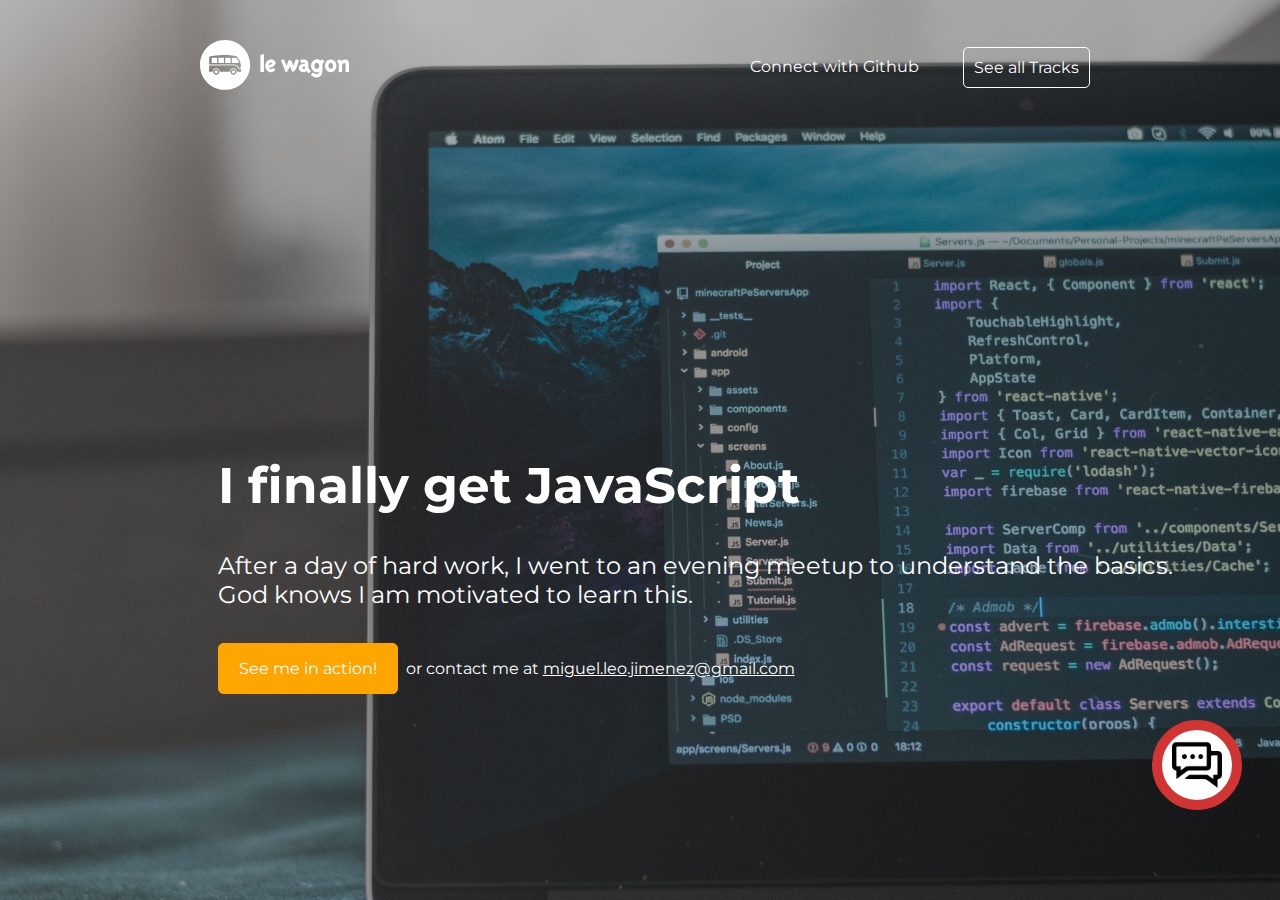
<file: JSWorkshop/index.html>
<html>
<head>
  <meta charset="UTF-8">
  <link rel="stylesheet" href="./style.css">
  <link href="https://fonts.googleapis.com/css?family=Montserrat" rel="stylesheet">
  <title>My Landing Page</title>
</head>
<body>
  <div class="banner">
    <div class="navbar">
      <img src="./images/white_logo_white_font.svg" alt="" id="logo">
      <div class="info">
        <p class="navbar-connect"> Connect with Github </p>
        <a href="" class="navbar-button">See all Tracks</a>
      </div>
    </div>
    <div class="caption">
      <h1> I finally get JavaScript </h1>
      <p> After a day of hard work, I went to an evening meetup to understand
        the basics. <br> God knows I am motivated to learn this.</p>
        <a href="" class="caption-cta">See me in action!</a>
        <span> or contact me at <a href="#"> miguel.leo.jimenez@gmail.com </a> </span>
      </div>
      <div class="chatbutton">
        <img class='chatbutton-img' src="./images/chat.png" alt="">
      </div>

      <div class="chatbox">
        <div class="chatbox-header"> <h4>LeWagon </h4> </div>
        <div class="chatbox-messenger">
          <div class="chatbox-text">
            <p class="comment"> Hi There! Can we help you i any way? </p>
          </div>
        </div>
        <div class="chatbox-reply">
          <form action="">
            <input type="text" placeholder="leave a message">

          </form>
        </div>
      </div>

    </div>



  </body>
  </html>

  <script src='./script-start.js'></script>
</file>
<file: JSWorkshop/style.css>
svg {
  fill: red;
}

html, body {
  width: 100%;
  height: 100%;
  margin: 0px 0px;
}

h1,
h2,
h3,
h4,
p,
a {
  font-family: 'Montserrat';
  color: #ffffff;
  margin-top: 5px;
  margin-bottom: 0px;
}

.banner:before {
  content: '';
  position: absolute;
  top: 0;
  right: 0;
  bottom: 0;
  left: 0;
  background: linear-gradient(to right, #434343, #000000 );
  opacity: 0.35;
}


.banner {
  position: relative;
  width: 100%;
  height: 100%;
  background: url('images/background.jpg') center center no-repeat;
  background-size: cover;

}

.navbar {
  padding-top: 30px;
  display: flex;
  justify-content: space-around;
  align-items: center;
}


#logo {
  z-index: 1;
  padding: 10px 10px;
  height: 50px;
}


.banner .info {
  z-index: 1;
  width: 350px;
  display: flex;
  justify-content: space-between;
}

.navbar-connect {
  padding: 10px 10px;
}


.navbar-button {
  text-decoration: none;
  padding: 10px 10px;
  border: #ffffff solid 1px;
  border-radius: 5px;
  transition: all ease 0.4s;
}



.caption {
  z-index: 1;
  position: absolute;
  top: 50%;
  left: 17%;
}

.caption > h1 {
  font-size: 50px;
  margin-bottom: 35px;
}

.caption > p {
  font-size: 24px;
  margin-bottom: 50px;
}

.caption-cta {
  text-decoration: none;
  border: solid orange 1px;
  background-color: orange;
  padding: 15px 20px;
  border-radius: 6px;
  transition: all ease 0.4s;
}

span {
  font-family: 'Montserrat';
  color: #ffffff;
  margin-left: 4px;
}

/* chatbutton & chatbox element */

.chatbutton {
  z-index: 1;
  height: 70px;
  width: 70px;
  top: 80%;
  left: 90%;
  background-color: #fff;
  border-radius: 50%;
  position: absolute;
  border: solid #D23333 10px;
  transition: all ease 0.3s;
}

.chatbutton-img {
  height: 50px;
  position: absolute;
  top: 10px;
  left: 10px;
}

.chatbox {
  opacity: 0;
  z-index: 4;
  top: 36%;
  left: 80%;
  position: absolute;
  height: 300px;
  width: 250px;
  background-color: white;
  border-radius: 6px;
  transition: all ease 0.2s;
}

.chatbox.visible {
  opacity: 1;
}

.chatbox-header {
  height: 40px;
  width: 100%;
  background-color: #D23333;
  text-align: left;
  display: flex;
}

.chatbox-header > h4 {
  margin-left: 5px;
  margin-top: 10px;
}

.chatbox-messenger {
  height: calc(100% - 40px);
  background-color: #f7f7f7;
}

.chatbox-text {
  background-color: #ffffff;
  padding: 10px;
}

.comment {
  color: black;
}

input {
  width: 100%;
  border: none;
  height: 40px;
  font-family: 'Montserrat';
  font-size: 14px;
  padding-left: 10px;
}

input:focus {
  outline: none;

}

::placeholder {
  font-family: 'Montserrat';
  font-size: 14px;
}


/* Event triggered classes */

/* Normal Buttons */
.highlighted {
  border: #D23333 solid 1px;
  background-color: #D23333;
}

/* Chat Button */

.bigger {
  transform: scale(1.1);
}

/* Chatbox */

.show {
  opacity: 1;
}
</file>
<file: JSWorkshop/y/style.css>
svg {
  fill: red;
}

html, body {
  width: 100%;
  height: 100%;
  margin: 0px 0px;
}

h1,
h2,
h3,
h4,
p,
a {
  font-family: 'Montserrat';
  color: #ffffff;
  margin-top: 5px;
  margin-bottom: 0px;
}

.banner:before {
  content: '';
  position: absolute;
  top: 0;
  right: 0;
  bottom: 0;
  left: 0;
  background: linear-gradient(to right, #434343, #000000 );
  opacity: 0.35;
}


.banner {
  position: relative;
  width: 100%;
  height: 100%;
  background: url('images/background.jpg') center center no-repeat;
  background-size: cover;

}

.navbar {
  padding-top: 30px;
  display: flex;
  justify-content: space-around;
  align-items: center;
}


#logo {
  z-index: 1;
  padding: 10px 10px;
  height: 50px;
}


.banner .info {
  z-index: 1;
  width: 350px;
  display: flex;
  justify-content: space-between;
}

.navbar-connect {
  padding: 10px 10px;
}


.navbar-button {
  text-decoration: none;
  padding: 10px 10px;
  border: #ffffff solid 1px;
  border-radius: 5px;
  transition: all ease 0.4s;
}



.caption {
  z-index: 1;
  position: absolute;
  top: 50%;
  left: 17%;
}

.caption > h1 {
  font-size: 50px;
  margin-bottom: 35px;
}

.caption > p {
  font-size: 24px;
  margin-bottom: 50px;
}

.caption-cta {
  text-decoration: none;
  border: solid orange 1px;
  background-color: orange;
  padding: 15px 20px;
  border-radius: 6px;
  transition: all ease 0.4s;
}

span {
  font-family: 'Montserrat';
  color: #ffffff;
  margin-left: 4px;
}

/* chatbutton & chatbox element */

.chatbutton {
  z-index: 1;
  height: 70px;
  width: 70px;
  top: 80%;
  left: 90%;
  background-color: #fff;
  border-radius: 50%;
  position: absolute;
  border: solid #D23333 10px;
  transition: all ease 0.3s;
}

.chatbutton-img {
  height: 50px;
  position: absolute;
  top: 10px;
  left: 10px;
}

.chatbox {
  opacity: 0;
  z-index: 4;
  top: 36%;
  left: 77%;
  position: absolute;
  height: 300px;
  width: 250px;
  background-color: white;
  border-radius: 6px;
  transition: all ease 0.2s;
}

.chatbox.visible {
  opacity: 1;
}

.chatbox-header {
  height: 40px;
  width: 100%;
  background-color: #D23333;
  text-align: left;
  display: flex;
}

.chatbox-header > h4 {
  margin-left: 5px;
  margin-top: 10px;
}

.chatbox-messenger {
  height: calc(100% - 40px);
  background-color: #f7f7f7;
}

.chatbox-text {
  background-color: #ffffff;
  padding: 10px;
}

.comment {
  color: black;
}

input {
  width: 100%;
  border: none;
  height: 40px;
  font-family: 'Montserrat';
  font-size: 14px;
  padding-left: 10px;
}

input:focus {
  outline: none;

}

::placeholder {
  font-family: 'Montserrat';
  font-size: 14px;
}


/* Event triggered classes */

.highlighted {
  border: #D23333 solid 1px;
  background-color: #D23333;
}

.bigger {
  transform: scale(1.1);
}

.show {
  opacity: 1;
}
</file>
